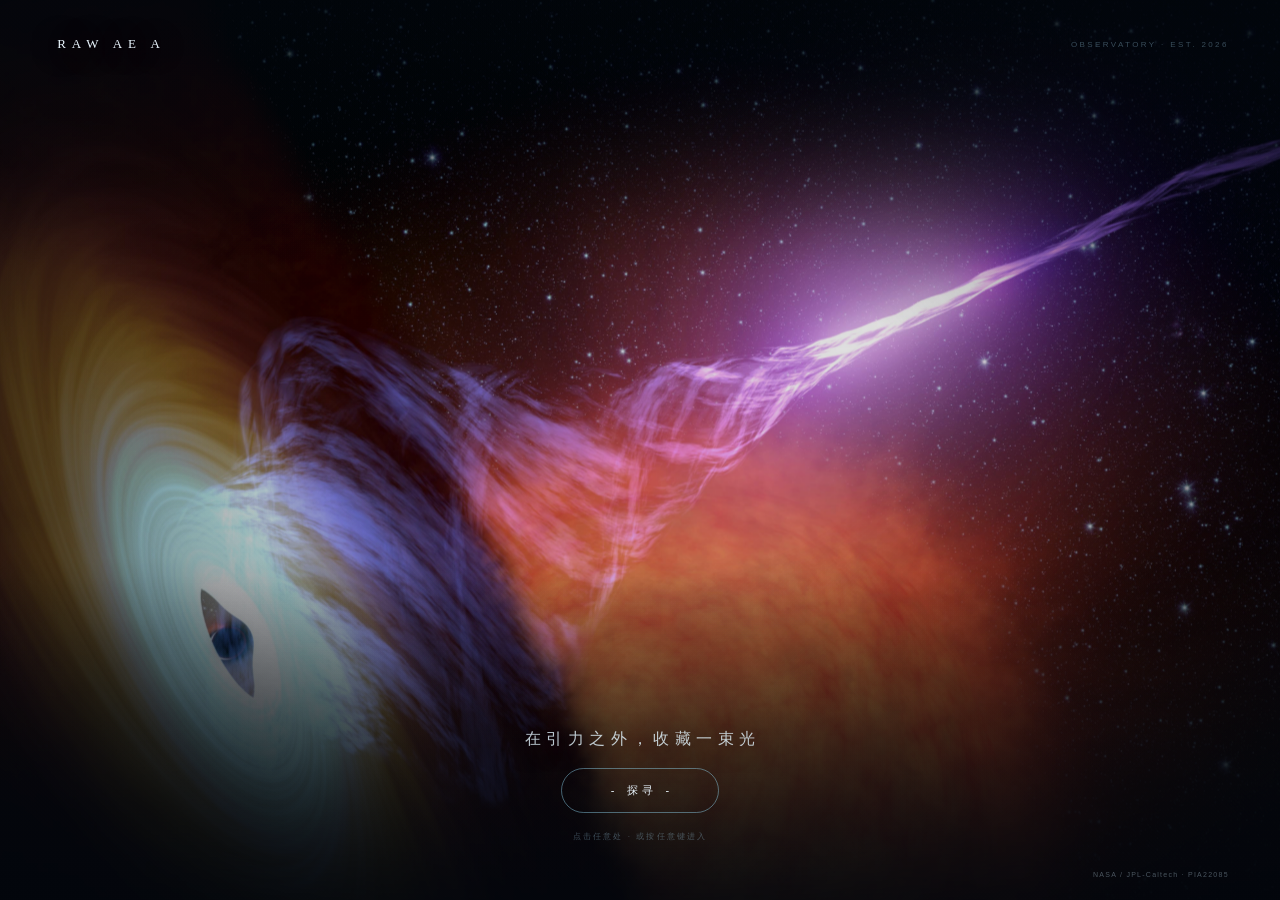
<file: index.html>
<!DOCTYPE html>
<html lang="zh-CN">
<head>
  <meta charset="UTF-8">
  <meta name="viewport" content="width=device-width, initial-scale=1.0">
  <meta name="theme-color" content="#05060a">
  <meta name="description" content="RaWaEa 的个人空间——在引力之外，收藏一束光。设计、代码与生活的观测记录。">
  <title>RaWaEa · 寰宇观测站</title>
  <link rel="icon" href="data:image/svg+xml,%3Csvg xmlns='http://www.w3.org/2000/svg' viewBox='0 0 64 64'%3E%3Ccircle cx='32' cy='32' r='31' fill='%23070a10'/%3E%3Ccircle cx='32' cy='32' r='12' fill='%23000'/%3E%3Ccircle cx='32' cy='32' r='15' fill='none' stroke='%23e8c98b' stroke-width='2'/%3E%3Cellipse cx='32' cy='32' rx='27' ry='7.5' fill='none' stroke='%23e8c98b' stroke-opacity='.5' stroke-width='2' transform='rotate(-20 32 32)'/%3E%3C/svg%3E">
  <link rel="stylesheet" href="styles.css">
</head>
<body>
  <!-- 背景：随机更换的 NASA 黑洞影像 -->
  <div class="cosmos" id="cosmos" aria-hidden="true">
    <div class="cosmos-photo" id="cosmosPhotoA"></div>
    <div class="cosmos-photo" id="cosmosPhotoB"></div>
    <div class="cosmos-veil"></div>
    <span class="cosmos-credit" id="cosmosCredit"></span>
  </div>

  <div class="grain" aria-hidden="true"></div>
  <div class="cursor-glow" id="cursorGlow" aria-hidden="true"></div>

  <div class="app" id="app">
    <header class="topbar">
      <a class="brand" href="#" data-home aria-label="回到首页">
        <span class="brand-mark" aria-hidden="true">R</span>
        <span class="brand-copy">
          <strong>RaWaEa</strong>
          <small>OBSERVATORY · EST. 2026</small>
        </span>
      </a>

      <div class="topbar-nav">
        <span class="local-time" id="localTime">LOCAL 00:00</span>
        <a class="nav-link" href="使用手册.html" target="_blank" rel="noreferrer">使用手册 <span aria-hidden="true">↗</span></a>
      </div>
    </header>

    <main class="stage">
      <!-- 左：毛玻璃轮盘 -->
      <aside class="wheel-panel" id="wheelPanel" aria-label="分区导航">
        <div class="wheel-heading">
          <span>ORBITAL INDEX</span>
          <span id="wheelCounter">01 / 05</span>
        </div>

        <div class="wheel-wrap">
          <div class="wheel" id="wheel">
            <div class="wheel-glass" aria-hidden="true"></div>
            <div class="wheel-rings" aria-hidden="true"></div>
            <div class="wheel-ticks" aria-hidden="true"></div>
            <div class="wheel-track" id="wheelTrack"></div>
            <div class="wheel-center" aria-hidden="true">
              <span class="wheel-center-index" id="centerIndex">01</span>
              <span class="wheel-center-line"></span>
              <span class="wheel-center-name" id="centerName">首页</span>
              <span class="wheel-center-hint">SCROLL</span>
            </div>
          </div>
        </div>

        <div class="wheel-controls">
          <button class="round-button" id="prevButton" type="button" aria-label="上一项">
            <svg viewBox="0 0 24 24" aria-hidden="true"><path d="m6 14 6-6 6 6"/></svg>
          </button>
          <span class="wheel-instruction"><i></i>滚动切换</span>
          <button class="round-button" id="nextButton" type="button" aria-label="下一项">
            <svg viewBox="0 0 24 24" aria-hidden="true"><path d="m6 10 6 6 6-6"/></svg>
          </button>
        </div>

        <div class="wheel-signature">
          <span>RAWAEA</span>
          <span>© <span data-year>2026</span></span>
        </div>
      </aside>

      <!-- 右：青蓝长宽圆角毛玻璃展示框 -->
      <section class="display-frame" id="displayFrame" aria-live="polite">
        <div class="frame-glass">
          <header class="frame-head" id="frameHead">
            <div class="frame-heading">
              <span class="frame-number" id="frameNumber">01</span>
              <span class="frame-divider" aria-hidden="true"></span>
              <div class="frame-heading-text">
                <p class="frame-eyebrow" id="frameEyebrow">WELCOME · 序章</p>
                <h1 class="frame-name" id="frameName">首页</h1>
              </div>
            </div>
            <div class="frame-meta" id="frameMeta">
              <span>HOME</span>
              <span>01 / 05</span>
            </div>
          </header>

          <div class="frame-body" id="frameBody" tabindex="0">
            <div class="frame-content" id="frameContent"></div>
          </div>

          <footer class="frame-foot">
            <span class="frame-note" id="frameNote">受引力约束的一小块安静</span>
            <span class="frame-rule" aria-hidden="true"></span>
            <span class="frame-hint"><i aria-hidden="true"></i>滚动阅读</span>
          </footer>

          <div class="frame-progress" aria-hidden="true"><span id="frameProgress"></span></div>
        </div>

        <span class="frame-corner frame-corner--tl" aria-hidden="true"></span>
        <span class="frame-corner frame-corner--tr" aria-hidden="true"></span>
        <span class="frame-corner frame-corner--bl" aria-hidden="true"></span>
        <span class="frame-corner frame-corner--br" aria-hidden="true"></span>
      </section>
    </main>
  </div>

  <!-- 开屏：NASA 黑洞影像 + 探寻 -->
  <section class="splash" id="splash" aria-label="开屏">
    <div class="splash-visual" aria-hidden="true">
      <img class="splash-image" id="splashImage" src="assets/splash-blackhole.jpg" alt="">
    </div>
    <div class="splash-veil" aria-hidden="true"></div>

    <header class="splash-top">
      <span class="splash-brand">RAW AE A</span>
      <span class="splash-meta">OBSERVATORY · EST. 2026</span>
    </header>

    <div class="splash-bottom">
      <p class="splash-copy">在引力之外，收藏一束光</p>
      <button class="splash-enter" id="splashEnter" type="button">- 探寻 -</button>
      <span class="splash-hint">点击任意处 · 或按任意键进入</span>
    </div>

    <span class="splash-credit">NASA / JPL-Caltech · PIA22085</span>
  </section>

  <div class="reader" id="reader" aria-hidden="true">
    <div class="reader-backdrop" data-close-reader></div>
    <article class="reader-card" role="dialog" aria-modal="true" aria-labelledby="readerTitle">
      <header class="reader-header">
        <button class="reader-back" type="button" data-close-reader>
          <svg viewBox="0 0 24 24" aria-hidden="true"><path d="M19 12H5m6-6-6 6 6 6"/></svg>
          <span>返回</span>
        </button>
        <button class="reader-close" type="button" data-close-reader aria-label="关闭文章">
          <svg viewBox="0 0 24 24" aria-hidden="true"><path d="m6 6 12 12M18 6 6 18"/></svg>
        </button>
      </header>
      <div class="reader-scroll" id="readerScroll">
        <div class="reader-meta" id="readerMeta"></div>
        <h1 class="reader-title" id="readerTitle"></h1>
        <div class="reader-body" id="readerBody"></div>
      </div>
    </article>
  </div>

  <div class="boot-error" id="bootError" hidden>
    <p class="overline">SIGNAL LOST</p>
    <h1>页面没有成功点亮</h1>
    <p id="bootErrorText"></p>
    <p>请确认 <code>index.html</code>、<code>app.js</code>、<code>轮盘/</code> 与 <code>展示框/</code> 位于同一个文件夹内。</p>
  </div>

  <div class="toast" id="toast" role="status" aria-live="polite"></div>

  <script src="app.js"></script>
</body>
</html>
</file>
<file: styles.css>
/* ============================================================
   RaWaEa · 寰宇观测站
   青蓝宇宙 / 毛玻璃只出现在「左侧轮盘」与「右侧展示框」
   ============================================================ */

@property --accent {
  syntax: "<color>";
  inherits: true;
  initial-value: #9adcff;
}

:root {
  --accent: #9adcff;
  --ice: #7fd8f5;
  --ice-bright: #cdf3ff;
  --ice-deep: #2e7f9e;

  --ink: #eaf7ff;
  --ink-soft: rgba(226, 246, 255, 0.8);
  --muted: rgba(196, 228, 244, 0.56);
  --faint: rgba(164, 214, 240, 0.34);

  --hairline: rgba(140, 224, 250, 0.16);
  --hairline-soft: rgba(140, 224, 250, 0.085);

  --wheel-size: clamp(300px, 54vh, 500px);
  --wheel-radius: calc(var(--wheel-size) / 2 - 56px);
  --pad-x: clamp(18px, 2.4vw, 36px);

  --sans: "Avenir Next", "SF Pro Display", "PingFang SC", "Hiragino Sans GB", "Microsoft YaHei", sans-serif;
  --serif: "Iowan Old Style", "Baskerville", "Bodoni 72", "Songti SC", "Noto Serif SC", serif;

  --ease: cubic-bezier(0.22, 1, 0.36, 1);
  --ease-soft: cubic-bezier(0.4, 0, 0.2, 1);

  transition: --accent 0.9s ease;
}

* {
  box-sizing: border-box;
}

html {
  height: 100%;
  background: #04050a;
}

body {
  margin: 0;
  height: 100%;
  overflow: hidden;
  color: var(--ink);
  font-family: var(--sans);
  font-size: 14px;
  background: #04050a;
  -webkit-font-smoothing: antialiased;
  -moz-osx-font-smoothing: grayscale;
  text-rendering: optimizeLegibility;
}

button,
input {
  font: inherit;
}

button {
  color: inherit;
  cursor: pointer;
}

a {
  color: inherit;
  text-decoration: none;
}

svg {
  display: block;
}

::selection {
  color: #041018;
  background: var(--ice);
}

:focus-visible {
  outline: 1px solid var(--ice);
  outline-offset: 3px;
}

/* ============================================================
   背景：NASA 高清黑洞影像
   ============================================================ */

.cosmos {
  position: fixed;
  z-index: 0;
  inset: 0;
  overflow: hidden;
  pointer-events: none;
  background: #04070c;
}

.cosmos-photo {
  position: absolute;
  inset: -4%;
  background-position: center;
  background-repeat: no-repeat;
  background-size: cover;
  opacity: 0;
  filter: blur(1.4px) brightness(0.9) saturate(1.03) contrast(1.02);
  transform: scale(1.02);
  transition: opacity 1.6s var(--ease);
  animation: cosmos-drift 84s ease-in-out infinite alternate;
  will-change: opacity, transform;
}

.cosmos-photo.is-on {
  opacity: 1;
}

.cosmos-credit {
  position: absolute;
  right: max(18px, 2.4vw);
  bottom: 12px;
  color: rgba(200, 228, 244, 0.34);
  font-size: 7px;
  letter-spacing: 0.14em;
}

.cosmos-veil {
  position: absolute;
  inset: 0;
  background:
    radial-gradient(ellipse 92% 84% at 58% 44%, rgba(3, 7, 12, 0.1) 0%, rgba(3, 7, 12, 0.4) 62%, rgba(3, 7, 12, 0.68) 100%),
    linear-gradient(180deg, rgba(3, 7, 12, 0.48) 0%, transparent 26%, transparent 68%, rgba(3, 7, 12, 0.6) 100%);
}

@keyframes cosmos-drift {
  from {
    transform: scale(1.02) translate3d(0, 0, 0);
  }
  to {
    transform: scale(1.08) translate3d(-1.4%, -1%, 0);
  }
}

/* 胶片颗粒 / 光标微光 */
.grain {
  position: fixed;
  z-index: 6;
  inset: 0;
  opacity: 0.035;
  pointer-events: none;
  mix-blend-mode: overlay;
  background-image: url("data:image/svg+xml,%3Csvg viewBox='0 0 180 180' xmlns='http://www.w3.org/2000/svg'%3E%3Cfilter id='n'%3E%3CfeTurbulence type='fractalNoise' baseFrequency='.9' numOctaves='4' stitchTiles='stitch'/%3E%3C/filter%3E%3Crect width='100%25' height='100%25' filter='url(%23n)' opacity='.8'/%3E%3C/svg%3E");
}

.cursor-glow {
  position: fixed;
  z-index: 1;
  top: 0;
  left: 0;
  width: 440px;
  height: 440px;
  border-radius: 50%;
  opacity: 0;
  pointer-events: none;
  background: radial-gradient(circle, rgba(120, 210, 245, 0.12), transparent 68%);
  transform: translate3d(-50%, -50%, 0);
  transition: opacity 0.9s ease, transform 0.34s cubic-bezier(0.22, 1, 0.36, 1);
  mix-blend-mode: screen;
}

body.has-pointer .cursor-glow {
  opacity: 0.7;
}

/* ============================================================
   开屏：NASA 黑洞影像 + 探寻
   ============================================================ */

.splash {
  position: fixed;
  z-index: 20;
  inset: 0;
  display: flex;
  flex-direction: column;
  justify-content: space-between;
  padding: clamp(22px, 4vh, 46px) clamp(24px, 4vw, 58px);
  transition: opacity 1.25s var(--ease), visibility 0s 1.25s;
}

body.is-entered .splash {
  visibility: hidden;
  opacity: 0;
  pointer-events: none;
}

.splash-veil {
  position: absolute;
  z-index: 0;
  inset: 0;
  pointer-events: none;
  background:
    radial-gradient(ellipse 70% 64% at 50% 45%, transparent 30%, rgba(2, 6, 12, 0.3) 70%, rgba(2, 6, 12, 0.68) 100%),
    linear-gradient(180deg, rgba(2, 6, 12, 0.42), transparent 30%, transparent 64%, rgba(2, 6, 12, 0.5));
}

.splash-visual {
  position: absolute;
  z-index: 0;
  inset: 0;
  overflow: hidden;
  background: #04080e;
}

.splash-image {
  width: 100%;
  height: 100%;
  object-fit: cover;
  object-position: 50% 50%;
  filter: brightness(0.86) saturate(0.9) contrast(1.04);
  transform: scale(1.03);
  animation: splash-drift 48s ease-in-out infinite alternate;
  will-change: transform;
}

.splash-visual::after {
  content: "";
  position: absolute;
  inset: 0;
  background:
    radial-gradient(ellipse 76% 66% at 50% 46%, transparent 42%, rgba(2, 7, 13, 0.38) 100%),
    linear-gradient(180deg, rgba(2, 7, 13, 0.4) 0%, transparent 26%, transparent 62%, rgba(2, 7, 13, 0.68) 100%);
}

@keyframes splash-drift {
  from {
    transform: scale(1.03) translate3d(0, 0, 0);
  }
  to {
    transform: scale(1.12) translate3d(-1.5%, -1%, 0);
  }
}

.splash-credit {
  position: absolute;
  z-index: 2;
  right: clamp(24px, 4vw, 58px);
  bottom: clamp(16px, 2.4vh, 26px);
  color: rgba(200, 228, 244, 0.36);
  font-size: 7px;
  letter-spacing: 0.18em;
}

.splash-top {
  position: relative;
  z-index: 2;
  display: flex;
  align-items: center;
  justify-content: space-between;
  gap: 20px;
  animation: splash-rise 1.5s var(--ease) both;
}

.splash-brand {
  color: var(--ink);
  font-family: var(--serif);
  font-size: 13px;
  letter-spacing: 0.46em;
  text-indent: 0.46em;
  text-shadow: 0 2px 30px rgba(2, 6, 12, 0.65);
}

.splash-meta {
  color: var(--faint);
  font-size: 8px;
  letter-spacing: 0.3em;
}

.splash-bottom {
  position: relative;
  z-index: 2;
  display: flex;
  flex-direction: column;
  align-items: center;
  gap: 18px;
  padding-bottom: clamp(4px, 2.4vh, 30px);
  text-align: center;
  animation: splash-rise 1.7s 0.2s var(--ease) both;
}

.splash-copy {
  margin: 0;
  color: var(--ink-soft);
  font-family: var(--serif);
  font-size: clamp(13px, 1.3vw, 16px);
  letter-spacing: 0.34em;
  text-indent: 0.34em;
  text-shadow: 0 2px 26px rgba(2, 6, 12, 0.7);
}

.splash-enter {
  position: relative;
  padding: 14px 44px;
  border: 1px solid rgba(150, 226, 255, 0.42);
  border-radius: 999px;
  background: transparent;
  color: var(--ink);
  font-size: 11px;
  letter-spacing: 0.42em;
  text-indent: 0.42em;
  box-shadow: inset 0 0 0 rgba(125, 216, 245, 0);
  transition: border-color 0.5s ease, background 0.5s ease, box-shadow 0.6s ease, letter-spacing 0.5s var(--ease);
}

.splash-enter:hover,
.splash-enter:focus-visible {
  border-color: rgba(205, 243, 255, 0.9);
  background: rgba(125, 216, 245, 0.08);
  box-shadow:
    0 0 46px rgba(110, 205, 245, 0.28),
    inset 0 0 26px rgba(125, 216, 245, 0.12);
  letter-spacing: 0.52em;
  text-indent: 0.52em;
}

.splash-hint {
  color: var(--faint);
  font-size: 8px;
  letter-spacing: 0.26em;
}

@keyframes splash-rise {
  from {
    opacity: 0;
    transform: translateY(14px);
  }
  to {
    opacity: 1;
    transform: none;
  }
}

/* ============================================================
   页面骨架
   ============================================================ */

.app {
  position: fixed;
  z-index: 3;
  inset: 0;
  display: flex;
  flex-direction: column;
  gap: clamp(6px, 1.2vh, 16px);
  padding: clamp(14px, 2.2vh, 26px) var(--pad-x) clamp(12px, 1.8vh, 22px);
  opacity: 0;
  transition: opacity 1.1s var(--ease);
}

body.is-entered.is-ready .app {
  opacity: 1;
}

/* ---------- 顶栏 ---------- */

.topbar {
  display: flex;
  flex: 0 0 auto;
  align-items: center;
  justify-content: space-between;
  gap: 20px;
  padding: 0 4px;
  text-shadow: 0 1px 14px rgba(2, 8, 14, 0.55);
}

.brand {
  display: inline-flex;
  align-items: center;
  gap: 13px;
}

.brand-mark {
  display: grid;
  flex: 0 0 auto;
  place-items: center;
  width: 40px;
  height: 40px;
  border: 1px solid rgba(125, 216, 245, 0.38);
  border-radius: 50%;
  color: var(--ice);
  font-family: var(--serif);
  font-size: 19px;
  font-style: italic;
  line-height: 1;
  box-shadow:
    0 0 0 4px rgba(125, 216, 245, 0.045),
    inset 0 0 18px rgba(125, 216, 245, 0.08);
  transition: color 0.4s ease, border-color 0.4s ease, box-shadow 0.4s ease;
}

.brand:hover .brand-mark {
  border-color: rgba(170, 238, 255, 0.8);
  box-shadow:
    0 0 0 5px rgba(125, 216, 245, 0.07),
    0 0 28px rgba(125, 216, 245, 0.28),
    inset 0 0 22px rgba(125, 216, 245, 0.16);
}

.brand-copy {
  display: flex;
  flex-direction: column;
  gap: 4px;
}

.brand-copy strong {
  font-family: var(--serif);
  font-size: 17px;
  font-weight: 400;
  letter-spacing: 0.02em;
}

.brand-copy small {
  color: var(--faint);
  font-size: 7px;
  font-weight: 500;
  letter-spacing: 0.26em;
}

.topbar-nav {
  display: flex;
  align-items: center;
  gap: clamp(14px, 2vw, 28px);
}

.local-time {
  color: var(--faint);
  font-size: 8px;
  letter-spacing: 0.2em;
  font-variant-numeric: tabular-nums;
}

.nav-link {
  position: relative;
  padding-bottom: 3px;
  color: rgba(125, 216, 245, 0.72);
  font-size: 9px;
  letter-spacing: 0.2em;
  transition: color 0.35s ease;
}

.nav-link::after {
  content: "";
  position: absolute;
  right: 0;
  bottom: 0;
  left: 0;
  height: 1px;
  background: linear-gradient(90deg, rgba(125, 216, 245, 0.7), rgba(125, 216, 245, 0.1));
  transform: scaleX(0.35);
  transform-origin: left;
  transition: transform 0.45s var(--ease), opacity 0.35s ease;
  opacity: 0.55;
}

.nav-link:hover {
  color: var(--ice-bright);
}

.nav-link:hover::after {
  transform: scaleX(1);
  opacity: 1;
}

/* ---------- 主舞台 ---------- */

.stage {
  display: grid;
  grid-template-columns: calc(var(--wheel-size) / 2 + 30px) minmax(0, 1fr);
  flex: 1 1 auto;
  gap: clamp(36px, 6vw, 110px);
  min-height: 0;
  padding: 0;
}

/* ============================================================
   左：毛玻璃轮盘
   ============================================================ */

.wheel-panel {
  display: flex;
  flex-direction: column;
  min-width: 0;
  min-height: 0;
  margin-left: calc(-1 * var(--pad-x));
  padding: 0;
}

.wheel-heading {
  display: flex;
  flex: 0 0 auto;
  align-items: center;
  justify-content: space-between;
  padding: 0 10px 8px var(--pad-x);
  color: var(--faint);
  font-size: 8px;
  letter-spacing: 0.26em;
}

.wheel-heading span:last-child {
  color: rgba(125, 216, 245, 0.75);
  font-variant-numeric: tabular-nums;
}

.wheel-wrap {
  position: relative;
  display: block;
  flex: 1 1 auto;
  min-height: 0;
  padding: 0;
}

.wheel {
  position: absolute;
  top: 50%;
  left: 0;
  width: var(--wheel-size);
  height: var(--wheel-size);
  transform: translate(-50%, -50%);
}

/* 毛玻璃盘面（近透明） */
.wheel-glass {
  position: absolute;
  z-index: 0;
  inset: 0;
  border: 1px solid rgba(220, 250, 255, 0.1);
  border-radius: 50%;
  background:
    radial-gradient(circle at 33% 24%, rgba(235, 250, 255, 0.08), rgba(255, 255, 255, 0) 46%),
    rgba(10, 22, 34, 0.3);
  box-shadow:
    0 24px 60px rgba(0, 0, 0, 0.3),
    inset 0 1px 0 rgba(255, 255, 255, 0.14);
  backdrop-filter: blur(17px) saturate(118%);
  -webkit-backdrop-filter: blur(17px) saturate(118%);
}

.wheel-glass::after {
  content: "";
  position: absolute;
  top: 7%;
  left: 18%;
  width: 42%;
  height: 26%;
  border-radius: 50%;
  background: linear-gradient(150deg, rgba(230, 250, 255, 0.1), transparent 72%);
  filter: blur(14px);
  pointer-events: none;
}

@supports not ((backdrop-filter: blur(2px)) or (-webkit-backdrop-filter: blur(2px))) {
  .wheel-glass {
    background:
      radial-gradient(circle at 33% 24%, rgba(210, 248, 255, 0.1), transparent 44%),
      linear-gradient(158deg, rgba(9, 19, 30, 0.86), rgba(7, 9, 14, 0.9));
  }
}

.wheel-rings {
  position: absolute;
  z-index: 1;
  inset: 3%;
  border: 1px solid rgba(140, 224, 250, 0.11);
  border-radius: 50%;
  box-shadow: inset 0 0 70px rgba(150, 230, 255, 0.022);
  pointer-events: none;
}

.wheel-rings::before,
.wheel-rings::after {
  content: "";
  position: absolute;
  border-radius: 50%;
}

.wheel-rings::before {
  inset: 8%;
  border: 1px solid rgba(140, 224, 250, 0.06);
}

.wheel-rings::after {
  inset: 19%;
  border: 1px solid rgba(140, 224, 250, 0.09);
}

.wheel-ticks {
  position: absolute;
  z-index: 1;
  inset: 0;
  border-radius: 50%;
  opacity: 0.8;
  background: repeating-conic-gradient(
    from -0.7deg,
    rgba(160, 232, 252, 0.34) 0deg 0.6deg,
    transparent 0.6deg 6deg
  );
  -webkit-mask: radial-gradient(circle, transparent 0 46.6%, #000 47% 48.2%, transparent 48.6%);
  mask: radial-gradient(circle, transparent 0 46.6%, #000 47% 48.2%, transparent 48.6%);
  pointer-events: none;
}

.wheel-track {
  position: absolute;
  z-index: 2;
  inset: 0;
  transform: rotate(var(--rot, 0deg));
  transition: transform 0.95s var(--ease);
  will-change: transform;
}

.wheel-item {
  position: absolute;
  top: 50%;
  left: 50%;
  width: 108px;
  height: 44px;
  padding: 0;
  border: 0;
  background: none;
  transform: translate(-50%, -50%) rotate(var(--angle)) translateY(calc(0px - var(--wheel-radius)));
  transform-origin: center;
}

.wheel-item-inner {
  display: flex;
  align-items: center;
  gap: 9px;
  width: 100%;
  height: 100%;
  padding: 5px 11px 5px 5px;
  border: 1px solid rgba(220, 250, 255, 0.07);
  border-radius: 999px;
  background: rgba(10, 20, 30, 0.16);
  color: rgba(198, 236, 250, 0.78);
  text-align: left;
  text-shadow: 0 1px 10px rgba(2, 8, 14, 0.55);
  transform: rotate(calc(0deg - var(--angle) - var(--rot, 0deg)));
  transition:
    transform 0.95s var(--ease),
    color 0.35s ease,
    border-color 0.35s ease,
    background 0.35s ease,
    box-shadow 0.35s ease;
  will-change: transform;
}

.wheel-icon {
  display: grid;
  flex: 0 0 auto;
  place-items: center;
  width: 30px;
  height: 30px;
  border: 1px solid rgba(140, 224, 250, 0.12);
  border-radius: 50%;
  background: rgba(255, 255, 255, 0.02);
  transition: color 0.35s ease, border-color 0.35s ease, background 0.35s ease;
}

.wheel-icon svg {
  width: 15px;
  height: 15px;
  fill: none;
  stroke: currentColor;
  stroke-linecap: round;
  stroke-linejoin: round;
  stroke-width: 1.35;
}

.wheel-item-copy {
  display: flex;
  flex-direction: column;
  gap: 3px;
  white-space: nowrap;
}

.wheel-item-number {
  color: var(--faint);
  font-size: 6px;
  letter-spacing: 0.2em;
  line-height: 1;
  transition: color 0.35s ease;
}

.wheel-item-name {
  font-size: 11px;
  letter-spacing: 0.14em;
  line-height: 1.1;
}

.wheel-item:hover .wheel-item-inner {
  color: var(--ink);
  border-color: rgba(140, 224, 250, 0.24);
}

.wheel-item.is-active .wheel-item-inner {
  border-color: rgba(190, 245, 255, 0.38);
  background: linear-gradient(140deg, rgba(190, 245, 255, 0.16), rgba(255, 255, 255, 0.03));
  color: #f2fcff;
  box-shadow:
    0 0 0 1px rgba(170, 238, 255, 0.03),
    0 10px 26px rgba(0, 0, 0, 0.22),
    0 0 24px rgba(130, 215, 245, 0.12);
}

.wheel-item.is-active .wheel-icon {
  color: var(--ice-bright);
  border-color: rgba(170, 238, 255, 0.55);
  background: rgba(170, 238, 255, 0.12);
}

.wheel-item.is-active .wheel-item-number {
  color: rgba(170, 238, 255, 0.8);
}

/* 轮盘中心 */
.wheel-center {
  position: absolute;
  z-index: 3;
  top: 50%;
  left: 50%;
  display: flex;
  flex-direction: column;
  align-items: center;
  justify-content: center;
  width: 34%;
  aspect-ratio: 1;
  padding-left: 16.5%;
  border: 1px solid rgba(220, 250, 255, 0.12);
  border-radius: 50%;
  background:
    radial-gradient(circle at 34% 24%, rgba(220, 250, 255, 0.08), transparent 46%),
    radial-gradient(circle, rgba(8, 17, 27, 0.42), rgba(5, 10, 16, 0.5));
  box-shadow:
    inset 0 1px 0 rgba(220, 250, 255, 0.1),
    0 18px 44px rgba(0, 0, 0, 0.28);
  backdrop-filter: blur(10px) saturate(110%);
  -webkit-backdrop-filter: blur(10px) saturate(110%);
  transform: translate(-50%, -50%);
}

.wheel-center::before {
  content: "";
  position: absolute;
  inset: 8%;
  border: 1px solid rgba(140, 224, 250, 0.07);
  border-radius: 50%;
}

.wheel-center-index {
  position: relative;
  color: var(--ice-bright);
  font-family: var(--serif);
  font-size: clamp(26px, 2.9vw, 44px);
  font-weight: 400;
  font-variant-numeric: tabular-nums;
  letter-spacing: -0.04em;
  line-height: 0.9;
}

.wheel-center-line {
  width: 20px;
  height: 1px;
  margin: 9px 0 7px;
  background: rgba(170, 238, 255, 0.5);
}

.wheel-center-name {
  position: relative;
  color: rgba(226, 246, 255, 0.9);
  font-size: 10px;
  letter-spacing: 0.3em;
  text-indent: 0.3em;
}

.wheel-center-hint {
  position: relative;
  margin-top: 7px;
  color: var(--faint);
  font-size: 6px;
  letter-spacing: 0.3em;
}

/* 轮盘下方控制 */
.wheel-controls {
  display: flex;
  flex: 0 0 auto;
  align-items: center;
  justify-content: center;
  gap: 20px;
  padding: 6px 0 4px var(--pad-x);
}

.round-button {
  display: grid;
  place-items: center;
  width: 32px;
  height: 32px;
  padding: 0;
  border: 1px solid rgba(140, 224, 250, 0.16);
  border-radius: 50%;
  background: rgba(255, 255, 255, 0.02);
  color: rgba(176, 230, 250, 0.6);
  transition: color 0.3s ease, border-color 0.3s ease, background 0.3s ease, transform 0.35s var(--ease);
}

.round-button svg {
  width: 13px;
  height: 13px;
  fill: none;
  stroke: currentColor;
  stroke-linecap: round;
  stroke-linejoin: round;
  stroke-width: 1.5;
}

.round-button:hover {
  color: var(--ice-bright);
  border-color: rgba(170, 238, 255, 0.5);
  background: rgba(170, 238, 255, 0.08);
  transform: translateY(-1px);
}

.wheel-instruction {
  display: inline-flex;
  align-items: center;
  gap: 8px;
  color: var(--faint);
  font-size: 8px;
  letter-spacing: 0.22em;
  white-space: nowrap;
}

.wheel-instruction i {
  position: relative;
  display: block;
  width: 11px;
  height: 17px;
  border: 1px solid rgba(164, 214, 240, 0.34);
  border-radius: 7px;
}

.wheel-instruction i::after {
  content: "";
  position: absolute;
  top: 3px;
  left: 50%;
  width: 1px;
  height: 4px;
  background: var(--ice);
  transform: translateX(-50%);
  animation: wheel-dot 2.2s ease-in-out infinite;
}

.wheel-signature {
  display: flex;
  flex: 0 0 auto;
  align-items: center;
  justify-content: space-between;
  padding: 10px 10px 0 var(--pad-x);
  border-top: 1px solid var(--hairline-soft);
  color: var(--faint);
  font-size: 7px;
  letter-spacing: 0.24em;
}

/* ============================================================
   右：青蓝长宽圆角毛玻璃展示框
   ============================================================ */

.display-frame {
  position: relative;
  justify-self: center;
  align-self: center;
  width: min(100%, 960px);
  max-height: 100%;
  aspect-ratio: 16 / 10;
  min-width: 0;
  min-height: 0;
  padding: 1px;
  border-radius: 30px;
  background: linear-gradient(
    142deg,
    rgba(220, 248, 255, 0.42) 0%,
    rgba(170, 238, 255, 0.12) 14%,
    rgba(90, 160, 190, 0.18) 38%,
    rgba(170, 238, 255, 0.08) 62%,
    rgba(210, 245, 255, 0.34) 100%
  );
  box-shadow:
    0 26px 70px rgba(0, 0, 0, 0.34),
    0 0 60px rgba(90, 185, 230, 0.04);
}

.display-frame::before {
  content: "";
  position: absolute;
  inset: -14px;
  border-radius: 42px;
  background: radial-gradient(ellipse at 50% 50%, rgba(105, 200, 240, 0.05), transparent 66%);
  pointer-events: none;
}

.frame-glass {
  position: relative;
  display: flex;
  flex-direction: column;
  height: 100%;
  min-height: 0;
  overflow: hidden;
  border-radius: 29px;
  background:
    radial-gradient(circle at 12% 0%, rgba(220, 250, 255, 0.07), transparent 46%),
    rgba(10, 22, 34, 0.34);
  box-shadow: inset 0 1px 0 rgba(255, 255, 255, 0.18);
  backdrop-filter: blur(24px) saturate(116%);
  -webkit-backdrop-filter: blur(24px) saturate(116%);
}

@supports not ((backdrop-filter: blur(2px)) or (-webkit-backdrop-filter: blur(2px))) {
  .frame-glass {
    background:
      radial-gradient(circle at 12% 0%, rgba(150, 232, 255, 0.1), transparent 42%),
      linear-gradient(158deg, rgba(7, 16, 26, 0.82), rgba(9, 10, 15, 0.84) 46%, rgba(6, 15, 25, 0.84));
  }
}

.frame-glass::before {
  content: "";
  position: absolute;
  z-index: 0;
  top: -46%;
  left: -14%;
  width: 62%;
  height: 96%;
  border-radius: 50%;
  background: linear-gradient(148deg, rgba(220, 250, 255, 0.08), transparent 64%);
  transform: rotate(-6deg);
  pointer-events: none;
}

.frame-glass::after {
  content: "";
  position: absolute;
  z-index: 4;
  inset: 9px;
  border: 1px solid rgba(150, 226, 250, 0.06);
  border-radius: 22px;
  pointer-events: none;
}

/* 近透明玻璃上，文字靠轻微投影保可读 */
.frame-head,
.frame-body {
  text-shadow: 0 1px 14px rgba(2, 8, 14, 0.42);
}

.display-frame > .frame-corner {
  position: absolute;
  z-index: 5;
  width: 20px;
  height: 20px;
  border-color: rgba(180, 240, 255, 0.28);
  border-style: solid;
  border-width: 0;
  pointer-events: none;
}

.frame-corner--tl {
  top: 16px;
  left: 16px;
  border-top-width: 1.5px;
  border-left-width: 1.5px;
  border-top-left-radius: 10px;
}

.frame-corner--tr {
  top: 16px;
  right: 16px;
  border-top-width: 1.5px;
  border-right-width: 1.5px;
  border-top-right-radius: 10px;
}

.frame-corner--bl {
  bottom: 16px;
  left: 16px;
  border-bottom-width: 1.5px;
  border-left-width: 1.5px;
  border-bottom-left-radius: 10px;
}

.frame-corner--br {
  right: 16px;
  bottom: 16px;
  border-right-width: 1.5px;
  border-bottom-width: 1.5px;
  border-bottom-right-radius: 10px;
}

/* 展示框头部 */
.frame-head {
  position: relative;
  z-index: 2;
  display: flex;
  flex: 0 0 auto;
  align-items: flex-end;
  justify-content: space-between;
  gap: 24px;
  padding: clamp(18px, 2.6vh, 30px) clamp(24px, 3vw, 46px) clamp(12px, 1.8vh, 18px);
}

.frame-head.is-swapping .frame-heading-text {
  animation: head-swap 0.7s var(--ease) both;
}

.frame-head.is-swapping .frame-number {
  animation: number-swap 0.75s var(--ease) both;
}

.frame-heading {
  display: flex;
  align-items: center;
  gap: 16px;
  min-width: 0;
}

.frame-number {
  color: var(--ice);
  font-family: var(--serif);
  font-size: clamp(30px, 3vw, 46px);
  font-variant-numeric: tabular-nums;
  letter-spacing: -0.05em;
  line-height: 0.86;
  text-shadow: 0 0 28px rgba(125, 216, 245, 0.28), 0 2px 18px rgba(4, 5, 9, 0.4);
}

.frame-divider {
  width: 1px;
  height: 40px;
  background: linear-gradient(180deg, transparent, rgba(140, 224, 250, 0.42), transparent);
}

.frame-heading-text {
  min-width: 0;
}

.frame-eyebrow {
  margin: 0 0 6px;
  color: rgba(140, 224, 250, 0.7);
  font-size: 8px;
  letter-spacing: 0.3em;
  white-space: nowrap;
}

.frame-name {
  margin: 0;
  overflow: hidden;
  font-family: var(--serif);
  font-size: clamp(19px, 1.7vw, 25px);
  font-weight: 400;
  letter-spacing: 0.08em;
  line-height: 1.1;
  text-overflow: ellipsis;
  white-space: nowrap;
}

.frame-meta {
  display: flex;
  flex: 0 0 auto;
  flex-direction: column;
  align-items: flex-end;
  gap: 6px;
  color: var(--faint);
  font-size: 7.5px;
  letter-spacing: 0.26em;
}

/* 展示框内容区（唯一滚动区域） */
.frame-body {
  position: relative;
  z-index: 2;
  display: flex;
  flex: 1 1 auto;
  flex-direction: column;
  min-height: 0;
  padding: clamp(2px, 0.8vh, 10px) clamp(24px, 3vw, 46px) clamp(18px, 3vh, 34px);
  overflow-x: hidden;
  overflow-y: auto;
  overscroll-behavior: contain;
  scrollbar-width: thin;
  scrollbar-color: rgba(125, 216, 245, 0.32) transparent;
}

.frame-body::-webkit-scrollbar {
  width: 5px;
}

.frame-body::-webkit-scrollbar-track {
  background: transparent;
}

.frame-body::-webkit-scrollbar-thumb {
  border-radius: 4px;
  background: linear-gradient(180deg, rgba(150, 226, 250, 0.45), rgba(150, 226, 250, 0.18));
}

.frame-content {
  display: flex;
  flex: 1 0 auto;
  flex-direction: column;
  transition: opacity 0.3s ease, filter 0.3s ease;
}

.frame-body.is-loading .frame-content {
  opacity: 0.4;
  filter: blur(2px);
}

.frame-content.is-entering {
  animation: content-in 0.75s var(--ease) both;
}

/* 展示框底部 */
.frame-foot {
  position: relative;
  z-index: 2;
  display: flex;
  flex: 0 0 auto;
  align-items: center;
  gap: 14px;
  padding: 10px clamp(24px, 3vw, 46px) clamp(13px, 1.8vh, 19px);
  color: rgba(196, 228, 244, 0.5);
  font-size: 7.5px;
  letter-spacing: 0.2em;
}

.frame-note {
  white-space: nowrap;
}

.frame-rule {
  flex: 1 1 auto;
  height: 1px;
  background: linear-gradient(90deg, rgba(140, 224, 250, 0.16), rgba(140, 224, 250, 0.02));
}

.frame-hint {
  display: inline-flex;
  align-items: center;
  gap: 7px;
  color: rgba(140, 224, 250, 0.52);
  white-space: nowrap;
}

.frame-hint i {
  position: relative;
  display: block;
  width: 9px;
  height: 14px;
  border: 1px solid rgba(140, 224, 250, 0.34);
  border-radius: 6px;
}

.frame-hint i::after {
  content: "";
  position: absolute;
  top: 3px;
  left: 50%;
  width: 1px;
  height: 3px;
  background: var(--ice);
  transform: translateX(-50%);
  animation: wheel-dot 2.2s ease-in-out infinite;
}

.frame-progress {
  position: absolute;
  z-index: 5;
  right: 0;
  bottom: 0;
  left: 0;
  height: 1px;
  background: rgba(140, 224, 250, 0.08);
  overflow: hidden;
}

.frame-progress span {
  display: block;
  width: 100%;
  height: 100%;
  background: linear-gradient(90deg, rgba(150, 230, 255, 0.25), var(--ice-bright));
  transform: scaleX(0);
  transform-origin: left;
  transition: transform 0.15s linear;
}

/* ============================================================
   内容原子
   ============================================================ */

.overline {
  margin: 0;
  color: rgba(140, 224, 250, 0.82);
  font-size: 8px;
  font-weight: 600;
  letter-spacing: 0.3em;
}

.section-heading {
  display: flex;
  flex-direction: column;
  align-items: flex-start;
  gap: 8px;
  margin-bottom: clamp(14px, 2.2vh, 22px);
}

.section-heading h2 {
  margin: 2px 0 0;
  font-family: var(--serif);
  font-size: clamp(28px, 2.6vw, 40px);
  font-weight: 400;
  letter-spacing: -0.045em;
  line-height: 1.04;
}

.section-heading h2 span {
  color: var(--ice);
}

.section-description {
  max-width: 470px;
  margin: 0;
  color: var(--muted);
  font-size: 10.5px;
  line-height: 1.8;
  text-align: left;
}

.lead {
  max-width: 520px;
  margin: 0;
  color: var(--muted);
  font-size: 13px;
  letter-spacing: 0.015em;
  line-height: 1.95;
}

.empty-note {
  margin: 20px 0;
  color: var(--faint);
  font-size: 11px;
}

/* 空状态 */
.frame-empty {
  padding: clamp(30px, 8vh, 70px) 0;
}

.frame-empty h2 {
  margin: 12px 0 18px;
  font-family: var(--serif);
  font-size: clamp(24px, 2.4vw, 34px);
  font-weight: 400;
  letter-spacing: -0.03em;
}

.frame-empty p {
  max-width: 560px;
  margin: 0 0 12px;
  color: var(--muted);
  font-size: 12px;
  line-height: 1.9;
}

.frame-empty code,
.frame-empty-path code {
  padding: 2px 6px;
  border: 1px solid rgba(140, 224, 250, 0.16);
  border-radius: 4px;
  color: var(--ice-bright);
  font-family: "SFMono-Regular", Consolas, monospace;
  font-size: 10.5px;
  letter-spacing: 0;
}

.frame-empty-note {
  color: var(--faint) !important;
  font-size: 10.5px !important;
}

/* ============================================================
   01 首页
   ============================================================ */

.home {
  display: flex;
  flex: 1 1 auto;
  flex-direction: column;
  justify-content: center;
  gap: clamp(24px, 4.6vh, 52px);
  min-height: 0;
}

.hero-grid {
  display: grid;
  grid-template-columns: minmax(0, 1fr) minmax(170px, 0.5fr);
  gap: clamp(24px, 3.4vw, 52px);
  align-items: center;
}

.display-title {
  margin: 16px 0 22px;
  font-family: var(--serif);
  font-size: clamp(38px, 3.7vw, 62px);
  font-weight: 400;
  letter-spacing: -0.055em;
  line-height: 1.06;
  text-shadow: 0 4px 30px rgba(4, 5, 9, 0.35);
}

.display-title em {
  color: var(--ice);
  font-style: italic;
}

.hero-actions {
  display: flex;
  flex-wrap: wrap;
  align-items: center;
  gap: 22px;
  margin-top: 30px;
}

.primary-action {
  display: inline-flex;
  align-items: center;
  gap: 14px;
  padding: 12px 20px;
  border: 1px solid rgba(170, 238, 255, 0.55);
  border-radius: 999px;
  background: linear-gradient(140deg, #cdf3ff, #6fc6e8);
  color: #04121c;
  font-size: 10px;
  font-weight: 600;
  letter-spacing: 0.12em;
  box-shadow: 0 12px 34px rgba(90, 180, 220, 0.16);
  transition: gap 0.4s var(--ease), transform 0.4s var(--ease), box-shadow 0.4s ease;
}

.primary-action span {
  font-size: 13px;
  line-height: 1;
}

.primary-action:hover {
  gap: 20px;
  transform: translateY(-2px);
  box-shadow: 0 18px 44px rgba(120, 210, 245, 0.28);
}

.secondary-action {
  padding: 0 0 3px;
  border: 0;
  border-bottom: 1px solid rgba(140, 224, 250, 0.3);
  background: none;
  color: var(--muted);
  font-size: 10px;
  letter-spacing: 0.14em;
  transition: color 0.3s ease, border-color 0.3s ease;
}

.secondary-action:hover {
  color: var(--ice-bright);
  border-color: var(--ice);
}

.quote-card {
  position: relative;
  padding: 6px 0 6px 24px;
  border-left: 1px solid rgba(140, 224, 250, 0.3);
}

.quote-mark {
  display: block;
  height: 24px;
  color: rgba(140, 224, 250, 0.55);
  font-family: var(--serif);
  font-size: 44px;
  line-height: 1;
}

.quote-card p {
  margin: 2px 0 20px;
  color: #f2fbff;
  font-family: var(--serif);
  font-size: 17px;
  letter-spacing: 0.03em;
  line-height: 1.7;
  text-shadow: 0 2px 22px rgba(4, 5, 9, 0.75), 0 0 40px rgba(4, 5, 9, 0.45);
}

.quote-author {
  color: var(--faint);
  font-size: 8px;
  letter-spacing: 0.2em;
}

.home-metrics {
  display: grid;
  grid-template-columns: repeat(3, minmax(64px, 0.5fr)) minmax(180px, 1.1fr);
  gap: 14px;
  padding-top: 18px;
  border-top: 1px solid var(--hairline);
}

.metric {
  display: flex;
  flex-direction: column;
  gap: 5px;
}

.metric strong {
  font-family: var(--serif);
  font-size: clamp(22px, 2vw, 30px);
  font-weight: 400;
  line-height: 1;
}

.metric span {
  color: var(--faint);
  font-size: 8px;
  letter-spacing: 0.15em;
}

.metric--now {
  flex-direction: row;
  align-items: center;
  justify-content: flex-end;
  gap: 9px;
  text-align: right;
}

.metric--now i {
  width: 5px;
  height: 5px;
  border-radius: 50%;
  background: var(--ice);
  box-shadow: 0 0 11px rgba(125, 216, 245, 0.7);
}

.metric--now span {
  color: var(--muted);
  font-size: 9px;
  letter-spacing: 0.1em;
}

/* ============================================================
   02 文章
   ============================================================ */

.post-list {
  border-top: 1px solid var(--hairline);
}

.post-row {
  display: grid;
  grid-template-columns: 82px minmax(0, 1fr) auto 16px;
  align-items: center;
  gap: 16px;
  width: 100%;
  padding: 16px 6px;
  border: 0;
  border-bottom: 1px solid var(--hairline-soft);
  background: none;
  text-align: left;
  transition: padding 0.4s var(--ease), background 0.35s ease;
}

.post-date {
  color: var(--faint);
  font-size: 8px;
  letter-spacing: 0.12em;
  font-variant-numeric: tabular-nums;
}

.post-title {
  overflow: hidden;
  font-family: var(--serif);
  font-size: clamp(15px, 1.28vw, 18px);
  letter-spacing: 0.015em;
  text-overflow: ellipsis;
  white-space: nowrap;
  transition: color 0.3s ease;
}

.post-tags {
  color: var(--faint);
  font-size: 8px;
  letter-spacing: 0.1em;
  white-space: nowrap;
}

.post-arrow {
  color: var(--faint);
  font-size: 13px;
  line-height: 1;
  transition: color 0.3s ease, transform 0.35s var(--ease);
}

.post-row:hover {
  padding-right: 12px;
  padding-left: 12px;
  background: linear-gradient(90deg, rgba(170, 238, 255, 0.07), transparent 72%);
}

.post-row:hover .post-title {
  color: var(--ice-bright);
}

.post-row:hover .post-arrow {
  color: var(--ice);
  transform: translate(2px, -2px);
}

/* ============================================================
   03 项目
   ============================================================ */

.project-grid {
  display: grid;
  grid-template-columns: repeat(2, minmax(0, 1fr));
  gap: 10px;
}

.project-card {
  position: relative;
  overflow: hidden;
  padding: 14px 16px;
  border: 1px solid rgba(140, 224, 250, 0.14);
  border-radius: 16px;
  background: linear-gradient(150deg, rgba(8, 18, 28, 0.6), rgba(8, 18, 28, 0.34));
  transition: transform 0.45s var(--ease), border-color 0.35s ease, background 0.35s ease;
}

.project-card::after {
  content: "";
  position: absolute;
  right: -40px;
  bottom: -50px;
  width: 120px;
  height: 120px;
  border-radius: 50%;
  background: radial-gradient(circle, rgba(130, 215, 245, 0.14), transparent 70%);
  opacity: 0;
  transition: opacity 0.4s ease;
  pointer-events: none;
}

.project-card:hover {
  border-color: rgba(140, 224, 250, 0.3);
  background: linear-gradient(150deg, rgba(9, 19, 30, 0.68), rgba(8, 17, 27, 0.42));
  transform: translateY(-3px);
}

.project-card:hover::after {
  opacity: 1;
}

.project-top {
  display: flex;
  align-items: center;
  justify-content: space-between;
  gap: 10px;
  color: var(--faint);
  font-size: 7px;
  letter-spacing: 0.2em;
}

.project-state {
  display: inline-flex;
  align-items: center;
  gap: 5px;
  padding: 3px 7px;
  border: 1px solid var(--hairline-soft);
  border-radius: 999px;
  color: rgba(176, 230, 250, 0.6);
  font-size: 7px;
  letter-spacing: 0.1em;
}

.project-state i {
  width: 4px;
  height: 4px;
  border-radius: 50%;
  background: var(--ice);
}

.project-number {
  margin-top: 12px;
  color: var(--faint);
  font-family: var(--serif);
  font-size: 11px;
  font-style: italic;
}

.project-card h3 {
  margin: 2px 0 6px;
  font-family: var(--serif);
  font-size: clamp(17px, 1.55vw, 22px);
  font-weight: 400;
  letter-spacing: -0.01em;
}

.project-card p {
  max-width: 94%;
  margin: 0 0 12px;
  color: var(--muted);
  font-size: 10px;
  line-height: 1.75;
}

.tag-row {
  display: flex;
  flex-wrap: wrap;
  gap: 5px;
}

.tag {
  padding: 3px 7px;
  border: 1px solid var(--hairline-soft);
  border-radius: 999px;
  color: var(--faint);
  font-size: 7px;
  letter-spacing: 0.08em;
}

/* ============================================================
   04 光影 · 瀑布流图片墙
   ============================================================ */

.gallery {
  display: flex;
  flex-direction: column;
  padding-bottom: 4px;
}

.masonry {
  columns: 3;
  column-gap: 10px;
}

.masonry-item {
  position: relative;
  display: block;
  break-inside: avoid;
  -webkit-column-break-inside: avoid;
  margin: 0 0 10px;
  overflow: hidden;
  border: 1px solid rgba(140, 224, 250, 0.13);
  border-radius: 14px;
  background: linear-gradient(150deg, rgba(9, 20, 32, 0.9), rgba(5, 12, 20, 0.92));
  box-shadow: inset 0 1px 0 rgba(200, 246, 255, 0.06);
}

.masonry-item img {
  display: block;
  width: 100%;
  height: auto;
  max-height: clamp(120px, 22vh, 220px);
  object-fit: cover;
  transition: transform 0.9s var(--ease), filter 0.5s ease;
}

.masonry-item img.is-broken {
  min-height: 170px;
  opacity: 0.35;
}

.masonry-item:hover img {
  transform: scale(1.045);
  filter: saturate(1.08) brightness(1.06);
}

.masonry-item figcaption {
  position: absolute;
  right: 0;
  bottom: 0;
  left: 0;
  display: flex;
  align-items: flex-end;
  justify-content: space-between;
  gap: 10px;
  padding: 34px 12px 10px;
  background: linear-gradient(0deg, rgba(2, 7, 13, 0.88), transparent);
  color: rgba(226, 246, 255, 0.9);
  font-family: var(--serif);
  font-size: 12px;
  letter-spacing: 0.03em;
}

.masonry-item figcaption small {
  flex: 0 0 auto;
  color: rgba(164, 214, 240, 0.58);
  font-family: var(--sans);
  font-size: 7px;
  letter-spacing: 0.16em;
}

.masonry-empty {
  padding: 30px 0;
  color: var(--faint);
  font-size: 11px;
}

.gallery-foot {
  display: flex;
  flex-wrap: wrap;
  align-items: center;
  gap: 8px;
  margin-top: 6px;
  padding-top: 12px;
  border-top: 1px solid var(--hairline-soft);
  color: var(--faint);
  font-size: 8px;
  letter-spacing: 0.14em;
}

.gallery-foot a {
  color: rgba(150, 226, 255, 0.75);
  transition: color 0.3s ease;
}

.gallery-foot a:hover {
  color: var(--ice-bright);
}

/* ============================================================
   05 联系
   ============================================================ */

.contact-layout {
  display: grid;
  grid-template-columns: minmax(0, 1fr) minmax(250px, 0.72fr);
  align-items: center;
  gap: clamp(26px, 4vw, 60px);
  min-height: 100%;
}

.contact-title {
  margin: 14px 0 18px;
  font-family: var(--serif);
  font-size: clamp(38px, 3.9vw, 60px);
  font-weight: 400;
  letter-spacing: -0.055em;
  line-height: 1.08;
}

.contact-title span {
  color: var(--ice);
  font-style: italic;
}

.contact-quote {
  margin: 26px 0 0;
  padding-left: 18px;
  border-left: 1px solid rgba(140, 224, 250, 0.24);
  color: var(--faint);
  font-family: var(--serif);
  font-size: 12.5px;
  letter-spacing: 0.04em;
  line-height: 1.8;
}

.contact-card {
  padding: 26px;
  border: 1px solid rgba(140, 224, 250, 0.16);
  border-radius: 20px;
  background: linear-gradient(150deg, rgba(8, 18, 28, 0.58), rgba(8, 18, 28, 0.32));
  box-shadow: inset 0 1px 0 rgba(190, 244, 255, 0.08);
}

.contact-label {
  display: block;
  margin-bottom: 12px;
  color: var(--faint);
  font-size: 7px;
  letter-spacing: 0.26em;
}

.email-copy {
  display: flex;
  align-items: center;
  justify-content: space-between;
  width: 100%;
  padding: 0 0 16px;
  border: 0;
  border-bottom: 1px solid var(--hairline);
  background: none;
  font-family: var(--serif);
  font-size: clamp(16px, 1.5vw, 21px);
  text-align: left;
  transition: color 0.3s ease;
}

.email-copy svg {
  width: 17px;
  height: 17px;
  fill: none;
  stroke: rgba(176, 230, 250, 0.6);
  stroke-linecap: round;
  stroke-linejoin: round;
  stroke-width: 1.3;
  transition: stroke 0.3s ease, transform 0.35s var(--ease);
}

.email-copy:hover {
  color: var(--ice-bright);
}

.email-copy:hover svg {
  stroke: var(--ice-bright);
  transform: translateY(-2px);
}

.social-list {
  display: flex;
  flex-direction: column;
  margin-top: 10px;
}

.social-link {
  display: flex;
  align-items: center;
  justify-content: space-between;
  padding: 10px 0;
  border-bottom: 1px solid var(--hairline-soft);
  color: var(--muted);
  font-size: 10px;
  letter-spacing: 0.08em;
  transition: color 0.3s ease, padding 0.35s var(--ease);
}

.social-link span:last-child {
  color: var(--faint);
  font-size: 12px;
  transition: color 0.3s ease, transform 0.3s var(--ease);
}

.social-link:hover {
  padding-left: 6px;
  color: var(--ice-bright);
}

.social-link:hover span:last-child {
  color: var(--ice);
  transform: translate(2px, -2px);
}

.contact-note {
  margin: 16px 0 0;
  color: var(--faint);
  font-size: 8px;
  letter-spacing: 0.04em;
  line-height: 1.9;
}

/* ============================================================
   阅读层 / 提示 / 错误
   ============================================================ */

.reader {
  position: fixed;
  z-index: 40;
  inset: 0;
  display: grid;
  place-items: center;
  padding: 24px;
  opacity: 0;
  visibility: hidden;
  transition: opacity 0.35s ease, visibility 0s 0.4s;
}

.reader.is-open {
  opacity: 1;
  visibility: visible;
  transition: opacity 0.35s ease, visibility 0s;
}

.reader-backdrop {
  position: absolute;
  inset: 0;
  background: rgba(3, 5, 9, 0.74);
}

.reader-card {
  position: relative;
  z-index: 1;
  display: flex;
  flex-direction: column;
  width: min(820px, 100%);
  height: min(88dvh, 850px);
  overflow: hidden;
  border: 1px solid rgba(140, 224, 250, 0.2);
  border-radius: 26px;
  background:
    radial-gradient(circle at 18% 0%, rgba(150, 232, 255, 0.06), transparent 32%),
    #0a0c12;
  box-shadow: 0 54px 140px rgba(0, 0, 0, 0.72);
  transform: translateY(20px) scale(0.986);
  transition: transform 0.6s var(--ease);
}

.reader.is-open .reader-card {
  transform: none;
}

.reader-header {
  display: flex;
  flex: 0 0 auto;
  align-items: center;
  justify-content: space-between;
  padding: 17px 24px;
  border-bottom: 1px solid var(--hairline-soft);
}

.reader-back {
  display: inline-flex;
  align-items: center;
  gap: 8px;
  padding: 6px 0;
  border: 0;
  background: none;
  color: var(--muted);
  font-size: 9px;
  letter-spacing: 0.1em;
  transition: color 0.3s ease;
}

.reader-back svg {
  width: 15px;
  height: 15px;
  fill: none;
  stroke: currentColor;
  stroke-linecap: round;
  stroke-linejoin: round;
  stroke-width: 1.4;
}

.reader-back:hover {
  color: var(--ice-bright);
}

.reader-close {
  display: grid;
  place-items: center;
  width: 32px;
  height: 32px;
  padding: 0;
  border: 1px solid var(--hairline);
  border-radius: 50%;
  background: none;
  color: var(--muted);
  transition: color 0.3s ease, border-color 0.3s ease, transform 0.35s var(--ease);
}

.reader-close svg {
  width: 14px;
  height: 14px;
  fill: none;
  stroke: currentColor;
  stroke-linecap: round;
  stroke-linejoin: round;
  stroke-width: 1.4;
}

.reader-close:hover {
  color: var(--ink);
  border-color: rgba(140, 224, 250, 0.4);
  transform: rotate(90deg);
}

.reader-scroll {
  flex: 1 1 auto;
  padding: clamp(30px, 5vw, 62px) clamp(24px, 6vw, 78px) 70px;
  overflow-y: auto;
  scrollbar-width: thin;
  scrollbar-color: rgba(125, 216, 245, 0.28) transparent;
}

.reader-meta {
  display: flex;
  flex-wrap: wrap;
  gap: 12px;
  margin-bottom: 20px;
  color: var(--faint);
  font-size: 8px;
  letter-spacing: 0.16em;
}

.reader-meta span + span::before {
  content: "/";
  margin-right: 12px;
  color: rgba(140, 224, 250, 0.22);
}

.reader-title {
  max-width: 640px;
  margin: 0 0 30px;
  font-family: var(--serif);
  font-size: clamp(30px, 4.4vw, 50px);
  font-weight: 400;
  letter-spacing: -0.045em;
  line-height: 1.18;
}

.reader-body {
  max-width: 620px;
  color: var(--ink-soft);
  font-family: var(--serif);
  font-size: 16px;
  letter-spacing: 0.015em;
  line-height: 2;
}

.reader-body p {
  margin: 0 0 24px;
}

.reader-body p:first-child::first-letter {
  float: left;
  margin: 9px 10px 0 0;
  color: var(--ice);
  font-size: 56px;
  line-height: 0.72;
}

.reader-body blockquote {
  margin: 32px 0;
  padding: 16px 0 16px 24px;
  border-left: 1px solid rgba(140, 224, 250, 0.5);
  color: var(--ink);
  font-size: 19px;
  line-height: 1.75;
}

.reader-body strong {
  color: var(--ice-bright);
  font-weight: 500;
}

.toast {
  position: fixed;
  z-index: 60;
  bottom: 34px;
  left: 50%;
  padding: 10px 18px;
  border: 1px solid rgba(140, 224, 250, 0.24);
  border-radius: 999px;
  background: #0c0f16;
  color: var(--ink-soft);
  font-size: 10px;
  letter-spacing: 0.08em;
  box-shadow: 0 18px 44px rgba(0, 0, 0, 0.45);
  opacity: 0;
  pointer-events: none;
  transform: translate(-50%, 12px);
  transition: opacity 0.35s ease, transform 0.45s var(--ease);
}

.toast.is-visible {
  opacity: 1;
  transform: translate(-50%, 0);
}

.boot-error {
  position: fixed;
  z-index: 70;
  inset: 0;
  display: flex;
  flex-direction: column;
  align-items: center;
  justify-content: center;
  gap: 10px;
  padding: 40px;
  background: #05060b;
  text-align: center;
}

.boot-error[hidden] {
  display: none;
}

.boot-error h1 {
  margin: 8px 0 14px;
  font-family: var(--serif);
  font-size: clamp(26px, 3vw, 40px);
  font-weight: 400;
}

.boot-error p {
  max-width: 560px;
  margin: 0;
  color: var(--muted);
  font-size: 12px;
  line-height: 1.9;
}

.boot-error code {
  padding: 2px 6px;
  border: 1px solid rgba(140, 224, 250, 0.18);
  border-radius: 4px;
  color: var(--ice-bright);
  font-size: 11px;
}

/* ============================================================
   动画
   ============================================================ */

@keyframes disk-spin {
  to {
    transform: rotate(360deg);
  }
}

@keyframes status-ping {
  0% {
    opacity: 0.7;
    transform: scale(0.5);
  }
  70%,
  100% {
    opacity: 0;
    transform: scale(1.7);
  }
}

@keyframes wheel-dot {
  0%,
  100% {
    opacity: 0.35;
    transform: translate(-50%, 0);
  }
  50% {
    opacity: 1;
    transform: translate(-50%, 4px);
  }
}

@keyframes content-in {
  from {
    filter: blur(4px);
    transform: translateY(14px);
  }
  to {
    filter: blur(0);
    transform: translateY(0);
  }
}

@keyframes head-swap {
  from {
    opacity: 0;
    transform: translateY(8px);
  }
  to {
    opacity: 1;
    transform: translateY(0);
  }
}

@keyframes number-swap {
  from {
    opacity: 0;
    transform: translateY(-6px);
    filter: blur(4px);
  }
  to {
    opacity: 1;
    transform: translateY(0);
    filter: blur(0);
  }
}

/* ============================================================
   响应式
   ============================================================ */

@media (max-width: 1280px) {
  .stage {
    grid-template-columns: clamp(280px, 28vw, 400px) minmax(0, 1fr);
    gap: 26px;
  }

  .section-description {
    display: none;
  }
}

@media (max-width: 1080px) {
  .stage {
    grid-template-columns: clamp(260px, 29vw, 340px) minmax(0, 1fr);
    gap: 20px;
  }

  .wheel-item {
    width: 100px;
  }

  .wheel-item-name {
    font-size: 10.5px;
  }

  .display-frame {
    border-radius: 26px;
  }

  .frame-glass {
    border-radius: 25px;
  }

  .hero-grid {
    grid-template-columns: minmax(0, 1fr);
  }

  .quote-card {
    display: none;
  }

  .display-title {
    font-size: clamp(36px, 4.2vw, 52px);
  }

  .home-metrics {
    grid-template-columns: repeat(3, minmax(56px, 0.5fr)) minmax(150px, 1fr);
  }
}

/* 窄屏：上下排布 */
@media (max-width: 880px) {
  body {
    overflow: hidden;
  }

  .app {
    padding: 12px 14px 10px;
    gap: 8px;
  }

  .topbar {
    padding: 0 2px;
  }

  .brand-mark {
    width: 34px;
    height: 34px;
    font-size: 16px;
  }

  .brand-copy strong {
    font-size: 15px;
  }

  .brand-copy small,
  .local-time {
    display: none;
  }

  .topbar-nav {
    gap: 14px;
  }

  .stage {
    display: flex;
    flex-direction: column;
    gap: 10px;
    padding: 0;
  }

  .wheel-panel {
    flex: 0 0 auto;
    margin-left: 0;
    padding: 0;
  }

  .wheel-heading {
    padding: 0 6px 2px;
    font-size: 7px;
  }

  .wheel-wrap {
    display: grid;
    flex: 0 0 auto;
    place-items: center;
    padding: 2px 0 4px;
  }

  .wheel {
    position: relative;
    top: auto;
    left: auto;
    width: min(58vw, 268px);
    height: min(58vw, 268px);
    --wheel-size: min(58vw, 268px);
    --wheel-radius: calc(var(--wheel-size) / 2 - 38px);
    transform: none;
  }

  .wheel-center {
    padding-left: 0;
  }

  .wheel-item {
    width: 62px;
    height: 32px;
  }

  .wheel-item-inner {
    justify-content: center;
    gap: 0;
    padding: 0;
  }

  .wheel-item-copy {
    display: none;
  }

  .wheel-icon {
    width: 28px;
    height: 28px;
    border: 0;
    background: none;
  }

  .wheel-center {
    width: 38%;
  }

  .wheel-center-index {
    font-size: 26px;
  }

  .wheel-center-hint {
    display: none;
  }

  .wheel-controls {
    gap: 16px;
    padding: 2px 0 6px;
  }

  .round-button {
    width: 28px;
    height: 28px;
  }

  .wheel-instruction {
    font-size: 0;
  }

  .wheel-instruction::after {
    content: "点按切换";
    font-size: 8px;
    letter-spacing: 0.2em;
  }

  .wheel-signature {
    display: none;
  }

  .display-frame {
    flex: 1 1 auto;
    width: auto;
    max-height: none;
    align-self: stretch;
    aspect-ratio: auto;
    min-height: 0;
    border-radius: 22px;
  }

  .frame-glass {
    border-radius: 21px;
  }

  .frame-head {
    padding: 14px 20px 10px;
  }

  .frame-number {
    font-size: 26px;
  }

  .frame-divider {
    height: 30px;
  }

  .frame-eyebrow {
    font-size: 7px;
    letter-spacing: 0.24em;
  }

  .frame-name {
    font-size: 17px;
  }

  .frame-meta {
    display: none;
  }

  .frame-body {
    padding: 2px 20px 18px;
    -webkit-mask: none;
    mask: none;
  }

  .frame-foot {
    padding: 8px 20px 12px;
    font-size: 7px;
  }

  .display-frame > .frame-corner {
    width: 16px;
    height: 16px;
  }

  .frame-corner--tl,
  .frame-corner--tr {
    top: 11px;
  }

  .frame-corner--bl,
  .frame-corner--br {
    bottom: 11px;
  }

  .frame-corner--tl,
  .frame-corner--bl {
    left: 11px;
  }

  .frame-corner--tr,
  .frame-corner--br {
    right: 11px;
  }

  .display-title {
    font-size: clamp(32px, 8vw, 44px);
    margin: 12px 0 16px;
  }

  .home {
    gap: 24px;
    min-height: 0;
    justify-content: flex-start;
  }

  .hero-actions {
    margin-top: 22px;
  }

  .home-metrics {
    grid-template-columns: repeat(3, minmax(50px, 1fr));
    gap: 12px;
  }

  .metric--now {
    grid-column: 1 / -1;
    justify-content: flex-start;
    text-align: left;
  }

  .section-heading h2 {
    font-size: clamp(26px, 6vw, 36px);
  }

  .post-row {
    grid-template-columns: 70px minmax(0, 1fr) 14px;
    gap: 12px;
    padding: 13px 4px;
  }

  .post-tags {
    display: none;
  }

  .project-grid {
    grid-template-columns: 1fr;
  }

  .masonry {
    columns: 2;
    column-gap: 8px;
  }

  .masonry-item {
    margin-bottom: 8px;
    border-radius: 12px;
  }

  .masonry-item figcaption {
    padding: 26px 10px 8px;
    font-size: 11px;
  }

  .contact-layout {
    grid-template-columns: 1fr;
    gap: 22px;
    align-items: start;
  }

  .contact-card {
    padding: 20px;
  }

  .reader {
    padding: 10px;
  }

  .reader-card {
    height: 92dvh;
    border-radius: 20px;
  }

  .reader-scroll {
    padding: 28px 22px 48px;
  }

  .reader-title {
    font-size: clamp(28px, 7vw, 38px);
  }

  .reader-body {
    font-size: 15px;
    line-height: 1.92;
  }
}

@media (max-width: 560px) {
  .nav-link {
    font-size: 8px;
    letter-spacing: 0.12em;
  }

  .brand-copy small {
    display: none;
  }

  .wheel {
    width: min(64vw, 236px);
    height: min(64vw, 236px);
    --wheel-size: min(64vw, 236px);
    --wheel-radius: calc(var(--wheel-size) / 2 - 34px);
  }

  .wheel-item {
    width: 54px;
    height: 30px;
  }

  .wheel-icon {
    width: 26px;
    height: 26px;
  }

  .wheel-center-index {
    font-size: 22px;
  }

  .wheel-center-name {
    font-size: 9px;
    letter-spacing: 0.24em;
  }

  .frame-head {
    padding: 12px 16px 8px;
  }

  .frame-body {
    padding: 0 16px 16px;
  }

  .frame-foot {
    padding: 6px 16px 10px;
  }

  .frame-note {
    display: none;
  }

  .post-row {
    grid-template-columns: minmax(0, 1fr) 14px;
  }

  .post-date {
    display: none;
  }

  .post-title {
    font-size: 15px;
  }

  .home-metrics {
    grid-template-columns: repeat(3, 1fr);
  }

  .frame-hint span {
    display: none;
  }
}

@media (max-height: 680px) and (min-width: 881px) {
  .wheel-heading,
  .wheel-signature {
    display: none;
  }

  .frame-head {
    padding-top: 16px;
    padding-bottom: 10px;
  }
}

@media (prefers-reduced-motion: reduce) {
  *,
  *::before,
  *::after {
    animation-duration: 0.01ms !important;
    animation-iteration-count: 1 !important;
    transition-duration: 0.01ms !important;
  }

  .bh-disk i {
    animation: none;
  }
}

/* 静帧模式（index.html?still）：关闭所有动画与过渡，用于截图与调试 */
html.is-still *,
html.is-still *::before,
html.is-still *::after {
  animation: none !important;
  transition: none !important;
}
</file>
